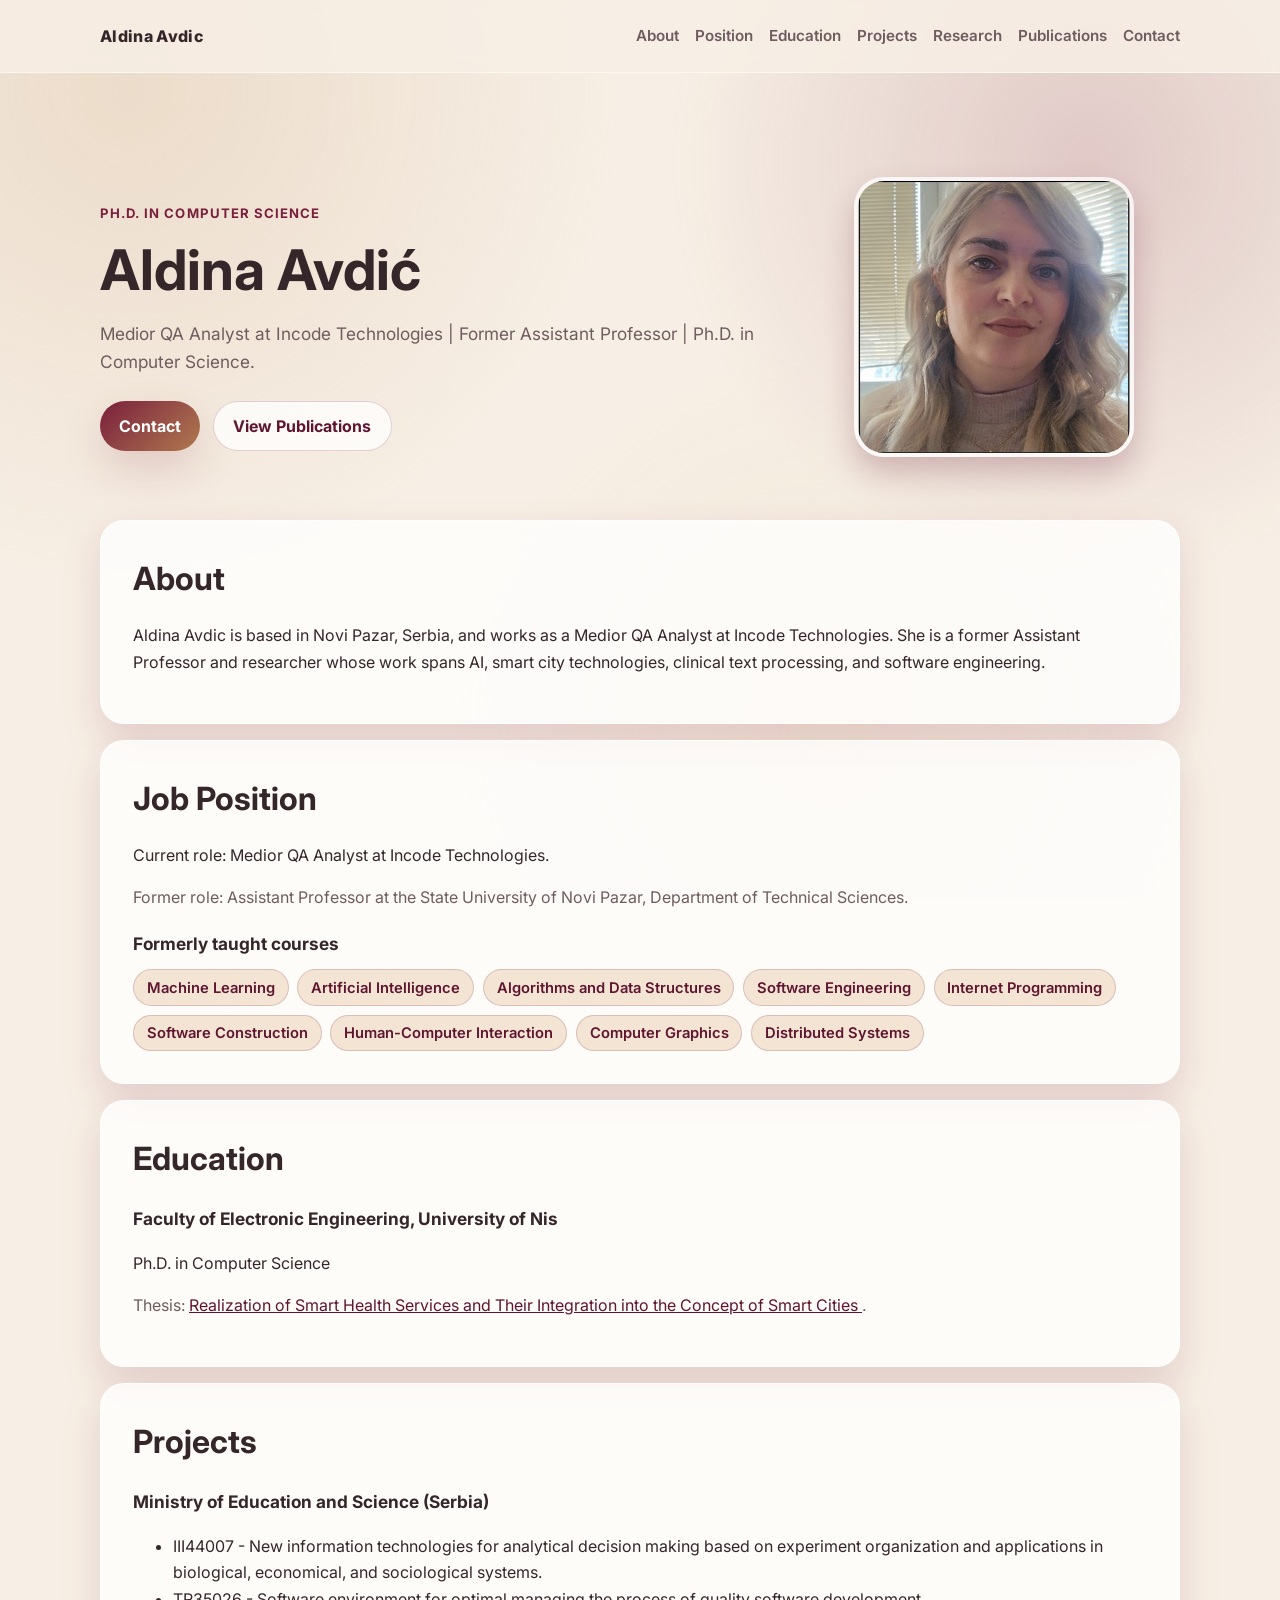
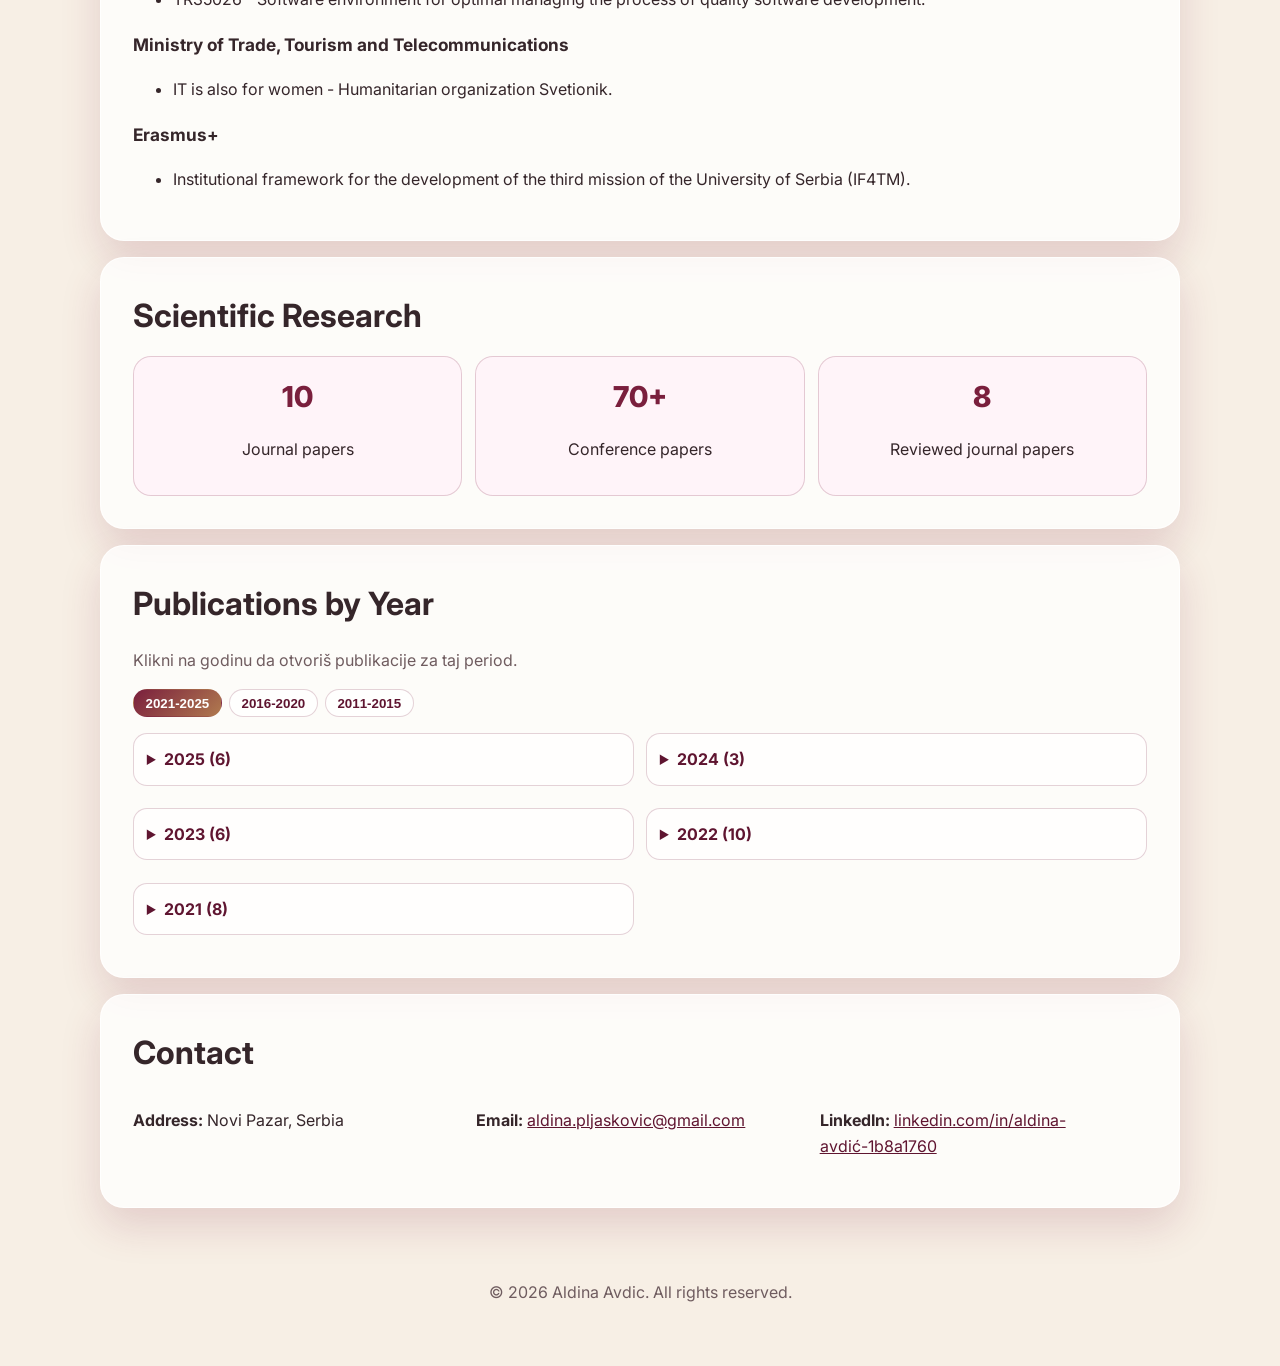
<file: index.html>
<!doctype html>
<html lang="en">
  <head>
    <meta charset="UTF-8" />
    <meta name="viewport" content="width=device-width, initial-scale=1.0" />
    <title>Aldina Avdić</title>
    <meta
      name="description"
      content="Academic and research portfolio of Aldina Avdic, Ph.D. in Computer Science."
    />
    <link rel="preconnect" href="https://fonts.googleapis.com" />
    <link rel="preconnect" href="https://fonts.gstatic.com" crossorigin />
    <link
      href="https://fonts.googleapis.com/css2?family=Inter:wght@400;500;600;700;800&display=swap"
      rel="stylesheet"
    />
    <link rel="stylesheet" href="style.css" />
  </head>
  <body>
    <div class="page-bg"></div>

    <header class="site-header">
      <div class="container nav-wrap">
        <a href="#top" class="brand">Aldina Avdic</a>
        <button class="menu-toggle" id="menu-toggle" aria-label="Toggle menu">Menu</button>
        <nav id="main-nav" class="main-nav">
          <a href="#about">About</a>
          <a href="#position">Position</a>
          <a href="#education">Education</a>
          <a href="#projects">Projects</a>
          <a href="#research">Research</a>
          <a href="#publications">Publications</a>
          <a href="#contact">Contact</a>
        </nav>
      </div>
    </header>

    <main id="top">
      <section class="hero container reveal">
        <div class="hero-grid">
          <div>
            <p class="kicker">Ph.D. in Computer Science</p>
            <h1>Aldina Avdić</h1>
            <p class="hero-text">
              Medior QA Analyst at Incode Technologies | Former Assistant
              Professor | Ph.D. in Computer Science.
            </p>
            <div class="hero-cta">
              <a class="btn btn-primary" href="#contact">Contact</a>
              <a class="btn btn-outline" href="#publications">View Publications</a>
            </div>
          </div>
          <figure class="hero-photo-wrap">
            <img
              class="hero-photo"
              src="Picture1.jpg"
              alt="Portrait of Aldina Avdic"
            />
          </figure>
        </div>
      </section>

      <section id="about" class="container card reveal">
        <h2>About</h2>
        <p>
          Aldina Avdic is based in Novi Pazar, Serbia, and works as a Medior QA
          Analyst at Incode Technologies. She is a former Assistant Professor
          and researcher whose work spans AI, smart city technologies, clinical
          text processing, and software engineering.
        </p>
      </section>

      <section id="position" class="container card reveal">
        <h2>Job Position</h2>
        <p>
          Current role: Medior QA Analyst at Incode Technologies.
        </p>
        <p class="muted">
          Former role: Assistant Professor at the State University of Novi
          Pazar, Department of Technical Sciences.
        </p>
        <h3>Formerly taught courses</h3>
        <ul class="pill-list">
          <li>Machine Learning</li>
          <li>Artificial Intelligence</li>
          <li>Algorithms and Data Structures</li>
          <li>Software Engineering</li>
          <li>Internet Programming</li>
          <li>Software Construction</li>
          <li>Human-Computer Interaction</li>
          <li>Computer Graphics</li>
          <li>Distributed Systems</li>
        </ul>
      </section>

      <section id="education" class="container card reveal">
        <h2>Education</h2>
        <div class="timeline-item">
          <h3>Faculty of Electronic Engineering, University of Nis</h3>
          <p>
            Ph.D. in Computer Science
          </p>
          <p class="muted">
            Thesis:
            <a href="https://eteze.ni.ac.rs/application/showtheses?thesesId=8491" target="_blank" rel="noreferrer">
              Realization of Smart Health Services and Their Integration into the Concept of Smart Cities
            </a>.
          </p>
        </div>
      </section>

      <section id="projects" class="container card reveal">
        <h2>Projects</h2>
        <h3>Ministry of Education and Science (Serbia)</h3>
        <ul>
          <li>
            III44007 - New information technologies for analytical decision
            making based on experiment organization and applications in
            biological, economical, and sociological systems.
          </li>
          <li>
            TR35026 - Software environment for optimal managing the process of
            quality software development.
          </li>
        </ul>
        <h3>Ministry of Trade, Tourism and Telecommunications</h3>
        <ul>
          <li>IT is also for women - Humanitarian organization Svetionik.</li>
        </ul>
        <h3>Erasmus+</h3>
        <ul>
          <li>
            Institutional framework for the development of the third mission of
            the University of Serbia (IF4TM).
          </li>
        </ul>
      </section>

      <section id="research" class="container card reveal">
        <h2>Scientific Research</h2>
        <div class="stats">
          <article>
            <p class="num">10</p>
            <p>Journal papers</p>
          </article>
          <article>
            <p class="num">70+</p>
            <p>Conference papers</p>
          </article>
          <article>
            <p class="num">8</p>
            <p>Reviewed journal papers</p>
          </article>
        </div>
      </section>

      <section id="publications" class="container card reveal">
<h2>Publications by Year</h2>
<p class="muted">Klikni na godinu da otvoriš publikacije za taj period.</p>
<div class="year-menu-static range-filters">
  <button type="button" class="year-link range-filter active" data-range="2021-2025">2021-2025</button>
  <button type="button" class="year-link range-filter" data-range="2016-2020">2016-2020</button>
  <button type="button" class="year-link range-filter" data-range="2011-2015">2011-2015</button>
</div>












      
<div class="year-columns">
<details class="year-block" id="year-2026"><summary>2026 (0)</summary><p class="muted">No publications listed for this year yet.</p></details>
<details class="year-block" id="year-2025"><summary>2025 (6)</summary><ol class="pub-static-list"><li><p>Sejdija, D., & Avdić, A., Optimization of Kubernetes: Resource Allocation and Dynamic Scaling, Sinteza 2025 - International Scientific Conference on Information Technology, Computer Science, and Data Science, 550-554</p><div class="pub-links"><a href="https://portal.sinteza.singidunum.ac.rs/paper/1084" target="_blank" rel="noreferrer">source</a></div></li><li><p>Marovac, U., Avdić, A., Fetahović, I., Memić, L., Đorđević, N., Dolićanin, Z., & Babić, G., Feature Selection for Biomedical Data Classification: Statistical vs. Swarm Intelligence Methods, Journal of Scientific & Industrial Research, 84(6), 2025, 672-680</p><div class="pub-links"><a href="https://or.niscpr.res.in/index.php/JSIR/article/view/13842" target="_blank" rel="noreferrer">source</a> <a href="https://or.niscpr.res.in/index.php/JSIR/article/download/13842/4471/87134" target="_blank" rel="noreferrer">source</a></div></li><li><p>Avdić, A., Ljajić, A., & Marovac, U., Multimodal Intelligence for Medical Text Extraction: Benchmarking Vision LLMs Against Classic Methods, Artificial Intelligence Conference, Belgrade, 2025</p><div class="pub-links"><a href="http://www.mi.sanu.ac.rs/~ai_conf/2025/AI_Conference_Book_of_Abstracts.pdf" target="_blank" rel="noreferrer">source</a></div></li><li><p>Ulfeta Marovac, Aldina Avdić, Generative Artificial Intelligence as a Tool for Improving the Accuracy of Classification Models, 15th International Conference on Information Society and Technology, 2025</p><div class="pub-links"><a href="https://www.researchgate.net/profile/Aldina-Avdic" target="_blank" rel="noreferrer">source</a></div></li><li><p>Halida Karišik, Aldina Avdić, PRIMENA DEVOPS METODOLOGIJE U AGILNOM RAZVOJU SOFTVERA, Advanced Technologies in Education and Industry, 2025</p><div class="pub-links"><a href="https://vtsns.edu.rs/napredneteh/NTP_2025/radovi/elektrotehnika/31.pdf" target="_blank" rel="noreferrer">source</a></div></li><li><p>Irfan Fetahović, Aldina Avdić, Ulfeta Marovac, Swarm Intelligence Methods in Feature Selection for Biomedical Data Classification, Artificial Intelligence Conference, 2025</p><div class="pub-links"><a href="https://www.mi.sanu.ac.rs/~ai_conf/2025/AI_Conference_Book_of_Abstracts.pdf" target="_blank" rel="noreferrer">source</a></div></li></ol></details>
<details class="year-block" id="year-2024"><summary>2024 (3)</summary><ol class="pub-static-list"><li><p>Ganović, M., & Avdić, A., Generative AI Tools in Web Design, Sinteza 2024 - International Scientific Conference on Information Technology, Computer Science, and Data Science, 392-397</p><div class="pub-links"><a href="https://portal.sinteza.singidunum.ac.rs/paper/1003" target="_blank" rel="noreferrer">source</a></div></li><li><p>Kajan, E., Ugljanin, E., Marovac, U., Avdić, A., & Ljajić, A., Towards Citizen-Centered Smart Services: Research Insights from a Project, Scientific Publications of the State University of Novi Pazar, Series A, 16(1), 2024, 73-90</p><div class="pub-links"><a href="https://scholar.google.com/citations?user=kh418zoAAAAJ&hl=en" target="_blank" rel="noreferrer">source</a></div></li><li><p>Ulfeta Marovac, Aldina Avdić, Irfan Fetahović, Lejlija Memić, Nataša Đorđević, Zana Dolićanin, Comparison of Feature Selection Methods for Biomedical Data Classification, CPMMI 2024, Novi Pazar</p><div class="pub-links"><a href="http://www.dunp.np.ac.rs/eng/cpmmi-2022/" target="_blank" rel="noreferrer">source</a></div></li></ol></details>
<details class="year-block" id="year-2023"><summary>2023 (6)</summary><ol class="pub-static-list"><li><p>Marovac, U. A., Avdić, A. R., & Milošević, N. L., A survey of resources and methods for natural language processing of Serbian language, arXiv preprint arXiv:2304.05468, 2023</p><div class="pub-links"><a href="https://arxiv.org/abs/2304.05468" target="_blank" rel="noreferrer">source</a></div></li><li><p>Ulfeta Marovac, Aldina Avdić, Nataša Đorđević, Goran Babić, Lejlija Memić, Feature Extraction for Biomedical Data Classification, ELICSIR Project Symposium, 2023</p><div class="pub-links"><a href="http://www.symp.elicsir-project.eu/book_of_abstracts.php" target="_blank" rel="noreferrer">source</a></div></li><li><p>Avdić, A. R., Djordjević, N. Z., Marovac, U. A., Memić, L. M., Dolićanin, Z. Ć., &amp; Babic, G., Thrombophilia Prediction Using Machine Learning Algorithms, 2nd ICCBIKG, 2023, 140-143</p><div class="pub-links"><a href="https://scidar.kg.ac.rs/bitstream/123456789/19271/1/2nd-ICCBIKG-%20str%20140-143.pdf" target="_blank" rel="noreferrer">source</a></div></li><li><p>Marovac, U. A., Memić, L. M., Avdić, A. R., Djordjević, N. Z., Dolićanin, Z. Ć., &amp; Babic, G., Selecting critical features for biomedical data classification, 2nd ICCBIKG, 2023, 136-139</p><div class="pub-links"><a href="https://scidar.kg.ac.rs/bitstream/123456789/19270/1/2nd-ICCBIKG-%20str%20136-139.pdf" target="_blank" rel="noreferrer">source</a></div></li><li><p>Алдина Р. Авдић, Улфета А. Маровац, Драган С. Јанковић, АУТОМАТСКО ОЗНАЧАВАЊЕ МЕДИЦИНСКИХ ПОДАТАКА НА СРПСКОМ ЈЕЗИКУ ЗА ПОТРЕБЕ СЕРВИСА ПАМЕТНОГ ЗДРАВСТВА, Konferencija Veštačka inteligencija, 2023</p><div class="pub-links"><a href="https://www.mi.sanu.ac.rs/~ai_conf/AI_conf_Knjiga_apstrakata.pdf" target="_blank" rel="noreferrer">source</a></div></li><li><p>Алдина Р. Авдић, Улфета А. Маровац, Наташа З. Ђорђевић, Лејлија М. Мемић, Зана Ћ. Долићанин, Горан М. Бабић, КЛАСИФИКАЦИЈА БИОМЕДИЦИНСКИХ ПОДАТАКА У ЦИЉУ ПРЕДИКЦИЈЕ БОЛЕСТИ У ТРУДНОЋИ, Konferencija Veštačka inteligencija, 2023</p><div class="pub-links"><a href="https://www.mi.sanu.ac.rs/~ai_conf/AI_conf_Knjiga_apstrakata.pdf" target="_blank" rel="noreferrer">source</a></div></li></ol></details>
<details class="year-block" id="year-2022"><summary>2022 (10)</summary><ol class="pub-static-list"><li><p>Aldina Avdić, Ulfeta Marovac, Dragan Janković, ANALIZA GREŠAKA U MEDICINSKIM IZVEŠTAJIMA NA SRPSKOM JEZIKU U CILJU NJIHOVE AUTOMATSKE DETEKCIJE I KOREKCIJE, 8. Konferencija sa međunarodnim učešćem Upravljanje znanjem i informatika , Kopaonik 2022, М33,</p><div class="pub-links"><a href="http://kmi.vtsns.edu.rs/KMI%5F2022/radovi/2-KMI%5FInzenjerstvo/KMI%5Finzenjerstvo-2.3.pdf" target="_blank" rel="noreferrer">source</a></div></li>
<li><p>Ulfeta Marovac, Aldina Avdić, Nejma Čuljević, METODA ZA OBRADU PREDIKATSKIH ISKAZA NA SRPSKOM JEZIKU, 8. Konferencija sa međunarodnim učešćem Upravljanje znanjem i informatika , Kopaonik 2022, М33,</p><div class="pub-links"><a href="http://kmi.vtsns.edu.rs/KMI%5F2022/radovi/3-KMI%5FObrazovanje/KMI%5Fobrazovanje-3.3.pdf" target="_blank" rel="noreferrer">source</a></div></li><li><p>Ulfeta Marovac, Aldina Avdić, Nejma Čuljević, THE PROCESSING OF QUANTIFICATION IN PREDICATE STATEMENTS IN THE SERBIAN LANGUAGE, 7th International Conference CONTEMPORARY PROBLEMS OF MATHEMATICS, MECHANICS AND INFORMATICS, Novi Pazar, 2022</p><div class="pub-links"><a href="http://www.dunp.np.ac.rs/eng/cpmmi-2022/" target="_blank" rel="noreferrer">source</a></div></li><li><p>Aldina Avdić, Ulfeta Marovac, Dragan Janković, PROCESSING OF MISSPELLINGS IN EHR-S IN SERBIAN, 7th International Conference CONTEMPORARY PROBLEMS OF MATHEMATICS, MECHANICS AND INFORMATICS, Novi Pazar, 2022</p><div class="pub-links"><a href="http://www.dunp.np.ac.rs/eng/cpmmi-2022/" target="_blank" rel="noreferrer">source</a></div></li><li><p>Marovac, U., & Avdić, A., Analysis of Social Media Posts Related to Postpartum Depression: A Summary Protocol on How to Develop a Remote Laboratory, Sinteza 2022, 14-19</p><div class="pub-links"><a href="https://doi.org/10.15308/Sinteza-2022-14-19" target="_blank" rel="noreferrer">source</a></div></li><li><p>Avdić, A., Marovac, U., & Janković, D., The Use of ASR to Make Clinical Documentation in Serbian, Sinteza 2022, 373-378</p><div class="pub-links"><a href="https://portal.sinteza.singidunum.ac.rs/paper/887" target="_blank" rel="noreferrer">source</a></div></li><li><p>Marovac, Ulfeta, and Aldina Avdić, Detection of Postpartum Depression-Related Posts: An Analysis for Serbian, International Symposium on Intelligent and Distributed Computing, 2022</p><div class="pub-links"><a href="https://link.springer.com/chapter/10.1007/978-3-030-96627-0_34" target="_blank" rel="noreferrer">source</a></div></li><li><p>Avdić, Aldina, Ulfeta Marovac, and Dragan Janković, Smart Health Services Based on IoT and GIS, International Symposium on Intelligent and Distributed Computing, 2022</p><div class="pub-links"><a href="https://link.springer.com/chapter/10.1007/978-3-030-96627-0_2" target="_blank" rel="noreferrer">source</a></div></li><li><p>Avdić, Aldina, and Ulfeta Marovac, Prepoznavanje imena na slikama lekarskih izveštaja na srpskom jeziku u cilju zaštite ličnih podataka, LXVI Konferencija ETRAN, 2022</p><div class="pub-links"><a href="https://www.etran.rs/2022/zbornik/ETRAN-22_radovi/154-VI1.4.pdf" target="_blank" rel="noreferrer">source</a></div></li><li><p>Ulfeta Marovac, Aldina Avdić, Sistem za automatizaciju testova za proveru znanja baziran na transformaciji predikatskih iskaza, LXVI Konferencija ETRAN, 2022</p><div class="pub-links"><a href="https://www.etran.rs/2022/zbornik/ETRAN-22_radovi/155-VI1.5.pdf" target="_blank" rel="noreferrer">source</a></div></li></ol></details>
<details class="year-block" id="year-2021"><summary>2021 (8)</summary><ol class="pub-static-list"><li><p>U. Marovac, A. Avdic, A. Ljajić, Creating a Stop Word Dictionary in Serbian, SCIENTIFIC PUBLICATIONS OF THE STATE UNIVERSITY OF NOVI PAZAR SER. A: APPL. MATH. INFORM. AND MECH. vol. 13, 1, 2021, 17-25. M52</p><div class="pub-links"><a href="http://www.dunp.np.ac.rs/wp-content/uploads/2021/casopisa/vol13-1/SP-SUNP-13-1-2021-3.pdf" target="_blank" rel="noreferrer">source</a></div></li>
<li><p>Ulfeta Marovac, Aldina Avdic, Pregled resursa za obradu kliničkih tekstova na različitim prirodnim jezicima, 20th International Symposium INFOTEH-JAHORINA, 17-19 March 2021, 199 – 204 M33</p><div class="pub-links"><a href="https://infoteh.etf.ues.rs.ba/zbornik/2021/radovi/VRT-5/VRT-5-5.pdf" target="_blank" rel="noreferrer">source</a></div></li>
<li><p>Aldina Avdić, Ulfeta Marovac, Dragan Janković, Primena blokčejn tehnologije u cilju obezbeđivanja sigurnosti podataka u servisima pametnog zdravstva, 7. Konferencija sa međunarodnim učešćem Upravljanje znanjem i informatika Vrnjačka Banja, jun 2021. M33 ISBN 978-86-6211-127-2</p><div class="pub-links"><a href="http://kmi.vtsns.edu.rs/KMI%5F2021/Zbornik%5Fradova%5FKMI%5F2021.html" target="_blank" rel="noreferrer">source</a> <a href="http://kmi.vtsns.edu.rs/KMI%5F2021/radovi/1-KMI%5FInformatika/KMI%5Finformatika-1.7.pdf" target="_blank" rel="noreferrer">source</a></div></li>
<li><p>Avdić, A., Marovac, U., Janković, D. Ensuring the Durability and Reliability of Data in Smart Health Services Using Blockchain Technologies. In: Zdravković, M., Trajanović, M., Konjović, Z. (Eds.) ICIST 2021 Proceedings, pp.183-186, 2021, M33</p><div class="pub-links"><a href="http://www.eventiotic.com/eventiotic/api/downloadResource?type=paper&amp;id=666&amp;url=acc51fd7-0d3f-4dd0-9d2f-236f22913d73.pdf" target="_blank" rel="noreferrer">source</a></div></li>
<li><p>Aldina Avdic, Ufeta Marovac, Dragan Janković, &quot;Creating Smart Health Services Using Nlp Techniques.&quot; Sinteza 2021-International Scientific Conference on Information Technology and Data Related Research. Singidunum University, 2021. M33</p><div class="pub-links"><a href="http://portal.sinteza.singidunum.ac.rs/Media/files/2021/58-62.pdf" target="_blank" rel="noreferrer">source</a></div></li>
<li><p>Aldina Avdić, Ulfeta Marovac and Dragan Jankovic, Smart Health Services based on IoT and GIS, The 14th International Symposium on Intelligent Distributed Computing, Sep 16-18, 2021, Online Conference, Italy, M33,</p><div class="pub-links"><a href="http://idc2021.unirc.it/program.html" target="_blank" rel="noreferrer">source</a></div></li>
<li><p>U. Marovac and A. Avdic, The Tools and Resources for Clinical Text Processing, Univerzitet Singidunum, Beograd, 2021, M33, doi:10.15308/Sinteza-2021-134-140</p><div class="pub-links"><a href="http://portal.sinteza.singidunum.ac.rs/Media/files/2021/134-140.pdf" target="_blank" rel="noreferrer">source</a></div></li>
<li><p>Ulfeta Marovac and Aldina Avdic, Detection of postpartum depression-related posts: An analysis for Serbian, The 14th International Symposium on Intelligent Distributed Computing, Sep 16-18, 2021, Online Conference, Italy, M33,</p><div class="pub-links"><a href="http://idc2021.unirc.it/program.html" target="_blank" rel="noreferrer">source</a></div></li></ol></details>
<details class="year-block" id="year-2020"><summary>2020 (9)</summary><ol class="pub-static-list"><li><p>Aldina Avdić, Ulfeta Marovac, Dragan Janković, Avdic, A., Marovac, U., &amp; Jankovic, D. (2020). Automated labeling of terms in medical reports in Serbian. Turkish Journal of Electrical Engineering &amp; Computer Sciences, 28(6), 3285-3303. M23, , , ,</p><div class="pub-links"><a href="https://doi.org/10.3906/elk-2002-9" target="_blank" rel="noreferrer">source</a> <a href="https://journals.tubitak.gov.tr/elektrik/issues/elk-20-28-6/elk-28-6-14-2002-9.pdf" target="_blank" rel="noreferrer">source</a></div></li>
<li><p>Aldina Avdić, Ulfeta Marovac, Dragan Janković, (2020) Normalization of Health Records in the Serbian Language with the Aim of Smart Health Services Realization. _Facta Universitatis, Series: Mathematics and Informatics_, Vol. 35, No 3 (2020), 825-841. M51</p><div class="pub-links"><a href="https://doi.org/10.22190/FUMI2003825A" target="_blank" rel="noreferrer">source</a> <a href="https://scholar.archive.org/work/fysgega5cvecfd5dtl7oixrnxu/access/wayback/http://casopisi.junis.ni.ac.rs/index.php/FUMathInf/article/download/5748/pdf" target="_blank" rel="noreferrer">source</a></div></li>
<li><p>Ulfeta Marovac, Aldina Avdić, Dragan Janković, Sead Marovac, Creating Resources for Marking Diagnoses in Electronic Health Reports in Serbian, International Journal of Electrical Engineering and Computing, 2020, 4(1), 18-23. M53</p><div class="pub-links"><a href="https://ijeec.etf.ues.rs.ba/index.php/ijeec/article/download/82/49" target="_blank" rel="noreferrer">source</a></div></li>
<li><p>Aldina Avdić, Ulfeta Marovac, Dragan Janković, Interaktivna softverska platforma za realizaciju javnih zdravstvenih servisa, 6. Međunarodna konferencija Upravljanje znanjem i informatika, Kopaonik, 13.-14. januar, 2020. 46-52. M33, ISBN 978-86-6211-123-4</p><div class="pub-links"><a href="http://kmi.vtsns.edu.rs/KMI%5F2020/Zbornik%5Fradova%5FKMI%5F2020.html" target="_blank" rel="noreferrer">source</a> <a href="http://kmi.vtsns.edu.rs/KMI%5F2020/radovi/1-KMI%5FInformatika/KMI%5Finformatika-8.pdf" target="_blank" rel="noreferrer">source</a></div></li>
<li><p>Ulfeta Marovac, Aldina Avdić, Dragan Janković, Sead Marovac, Kreiranje resursa za obeležavanje dijagnoza u medicinskim izveštajima na srpskom jeziku, 19th International Symposium INFOTEH-JAHORINA, 18-20 March 2020, 266-270. M33</p><div class="pub-links"><a href="https://infoteh.etf.ues.rs.ba/zbornik/2020/radovi/VRT/VRT-4.pdf" target="_blank" rel="noreferrer">source</a></div></li>
<li><p>Dženan Avdić, Dejan Rančić, Aldina Avdić, Petar Spalević, OpenGL Specular Reflections Caused By Light Source Placed Below Shadowed Object, IcETRAN 2020, RTI4.4. M33</p><div class="pub-links"><a href="https://www.etran.rs/2020/ZBORNIK%5FRADOVA/Radovi%5Fprikazani%5Fna%5Fkonferenciji/122%5FRTI4.4.pdf" target="_blank" rel="noreferrer">source</a></div></li>
<li><p>Aldina Avdić, Ulfeta Marovac, Dragan Jankovic, Smart Health Services for Epidemic Control, ICEST 2020, CIT2.4. M33</p><div class="pub-links"><a href="https://phaidrabg.bg.ac.rs/view/o:33823" target="_blank" rel="noreferrer">source</a></div></li>
<li><p>Ulfeta Marovac, Aldina Avdić, Adela Ljajić, Creating a Stop Word Dictionary in Serbian, Serbia, 6th International Conference „Contemporary Problems of Mathematics, Mechanics and Informatics“ CPMMI 2020, Novi Pazar, 77-78. M34</p><div class="pub-links"><a href="https://www.npao.ni.ac.rs/doktorandi-van-univerziteta/download/524%5F1a918d1f930cdb744b15e54824607497" target="_blank" rel="noreferrer">source</a></div></li>
<li><p>Aldina Avdić, Ulfeta Marovac, Dragan Janković, Sead Marovac, Automatic Labeling of Diagnosis in Medical Reports in Serbian, 6th International Conference „Contemporary Problems of Mathematics, Mechanics and Informatics“ CPMMI 2020, Novi Pazar, 79-80. M34,</p><div class="pub-links"><a href="https://www.npao.ni.ac.rs/doktorandi-van-univerziteta/download/524%5F1a918d1f930cdb744b15e54824607497" target="_blank" rel="noreferrer">source</a></div></li></ol></details>
<details class="year-block" id="year-2019"><summary>2019 (5)</summary><ol class="pub-static-list"><li><p>Aldina Avdić, Ejub Kajan, Dragan Janković, Dženan Avdić, Towards Context-Aware Smart Healthcare Platform, International Journal of Electrical Engineering and Computing, 2019, 3(1), 26-31. M53,,</p><div class="pub-links"><a href="https://ijeec.etf.ues.rs.ba/index.php/ijeec/article/view/52" target="_blank" rel="noreferrer">source</a> <a href="https://ijeec.etf.ues.rs.ba/index.php/ijeec/article/view/52/32" target="_blank" rel="noreferrer">source</a></div></li>
<li><p>Aldina Avdić, Ejub Kajan, Dragan Janković, Dženan Avdić, Kontekstno-svesna platforma pametnog zdravstva zasnovana na IoT i Crowdsourcing-u, 18th International Symposium INFOTEH-JAHORINA, 2019, 20-22 March, 414-418. M33. ISBN 978-99976-710-2-8</p><div class="pub-links"><a href="https://infoteh.etf.ues.rs.ba/zbornik/2019/radovi/VRT/VRT-4.pdf" target="_blank" rel="noreferrer">source</a></div></li>
<li><p>Ulfeta Marovac, Aldina Avdić, Adela Ljajić, Anida Fazlagić, Primena crowdsourcing-a u detekciji psiholoških problema, 5. Međunarodno savetovanje na temu Upravljanje znanjem i informatika, 2019, Kopaonik, 08.-09. januar. M33\</p><div class="pub-links"><a href="http://kmi.vtsns.edu.rs/wp-content/uploads/2019/01/%D0%A1%D0%B0%D1%82%D0%BD%D0%B8%D1%86%D0%B0%D0%9A%D0%9C%D0%982019.pdf" target="_blank" rel="noreferrer">source</a></div></li>
<li><p>Aldina Avdić, Ulfeta Marovac, Dragan Janković, Dženan Avdić, D. Normalization of Medical Records Written in Serbian. In: Konjović, Z., Zdravković, M., Trajanović, M. (Eds.) ICIST 2019 Proceedings, 2019, 1, 72-75. M33\</p><div class="pub-links"><a href="http://www.eventiotic.com/eventiotic/files/Papers/URL/7ec8fac3-5c51-45f0-ab37-b8477306176a.pdf" target="_blank" rel="noreferrer">source</a></div></li>
<li><p>Ulfeta Marovac, Adela Ljajić, Aldina Avdić, Anida Fazlagić, Automation of Psychological Testing of Stressful Situations in the Serbian. In: Konjović, Z., Zdravković, M., Trajanović, M. (Eds.) ICIST 2019 Proceedings, 1, 102-106. M33\</p><div class="pub-links"><a href="http://www.eventiotic.com/eventiotic/files/Papers/URL/64487798-6f49-442a-8f3d-aecb890dbb0b.pdf" target="_blank" rel="noreferrer">source</a></div></li></ol></details>
<details class="year-block" id="year-2018"><summary>2018 (5)</summary><ol class="pub-static-list"><li><p>Ulfeta Marovac, Adela Ljajić, Ejub Kajan, Aldina Avdic, Towards the lexical resources for sentiment-reach informal texts – the Serbian language case, Serbia, 5th International Conference „Contemporary Problems of Mathematics, Mechanics and Informatics“, 2018, 17-19 Jun, Novi Pazar. M34\</p><div class="pub-links"><a href="https://www.researchgate.net/profile/Ejub-Kajan-2/publication/340591362%5F52UlfetaMarovac-etalCPPMI2018/links/5e92fe0d299bf1307991c2e0/52UlfetaMarovac-etalCPPMI2018.pdf" target="_blank" rel="noreferrer">source</a> <a href="https://www.npao.ni.ac.rs/doktorandi-van-univerziteta/download/519%5Fc8518fa0b0a1c862e266cdf48c31d16c" target="_blank" rel="noreferrer">source</a></div></li>
<li><p>Aldina Avdić, Dragan Janković, Healthcare in Smart Cities – Privacy and Security Issues, Serbia, 5th International Conference „Contemporary Problems of Mathematics, Mechanics and Informatics“, 2018, 17-19 Jun, Novi Pazar. M34</p><div class="pub-links"><a href="https://www.npao.ni.ac.rs/doktorandi-van-univerziteta/download/519%5Fc8518fa0b0a1c862e266cdf48c31d16c" target="_blank" rel="noreferrer">source</a></div></li>
<li><p>Aldina Avdić, Dragan Janković, Značaj e-Zdravstva u konceptu pametnih gradova, 17th International Symposium INFOTEH-JAHORINA, 21-23 March 2018, 383-387. M33</p><div class="pub-links"><a href="https://infoteh.etf.ues.rs.ba/zbornik/2018/radovi/RSS-2/RSS-2-5.pdf" target="_blank" rel="noreferrer">source</a></div></li>
<li><p>Željko Jovanović, Aldina Avdić, Dragan Janković, Transportation in Smart Cities - Tracking and improving driving comfort, ICIST 2018 Proceedings, Vol.2, 346-349. M33</p><div class="pub-links"><a href="https://www.researchgate.net/profile/Dejan-Vujicic/publication/327478069%5FSmart%5FTransportation%5Fin%5Fthe%5FService%5Fof%5FImproving%5FHealthcare%5Fin%5FSmart%5FCities/links/5b91bb2ea6fdccfd541f7d7d/Smart-Transportation-in-the-Service-of-Improving-Healthcare-in-Smart-Cities.pdf" target="_blank" rel="noreferrer">source</a></div></li>
<li><p>Željko Jovanović, Aldina Avdić, Dragan Jankovic, Dejan Vujičić, Smart Transportation in the Service of Improving Healthcare in Smart Cities, ICETRAN 2018, RTI3.4. M33</p><div class="pub-links"><a href="https://www.researchgate.net/profile/Dejan%5FVujicic/publication/327478069%5FSmart%5FTransportation%5Fin%5Fthe%5FService%5Fof%5FImproving%5FHealthcare%5Fin%5FSmart%5FCities/links/5b91bb2ea6fdccfd541f7d7d/Smart-Transportation-in-the-Service-of-Improving-Healthcare-in-Smart-Cities.pdf" target="_blank" rel="noreferrer">source</a></div></li></ol></details>
<details class="year-block" id="year-2017"><summary>2017 (5)</summary><ol class="pub-static-list"><li><p>Dženan Avdić, Dejan Rančić, Petar Spalević, Aldina Avdić, Edin Dolićanin, Real-time shadows in OpenGL caused by the presence of multiple light sources, Tehnički vjesnik, 2017, 24(2), 495-501. M23, ,</p><div class="pub-links"><a href="https://doi.org/10.17559/TV-20140324202037" target="_blank" rel="noreferrer">source</a> <a href="https://hrcak.srce.hr/file/274459" target="_blank" rel="noreferrer">source</a></div></li>
<li><p>Adela Ljajić, Ulfeta Marovac, Aldina Avdić, Sentiment Analysis of Twitter for the Serbian Language, 7th International Conference on Information Society and Technology ICIST 2017, 86-89. M33,</p><div class="pub-links"><a href="http://www.eventiotic.com/eventiotic/files/Papers/URL/1bb53522-59a7-4190-a32c-f5996b9dddc5.pdf" target="_blank" rel="noreferrer">source</a></div></li>
<li><p>Adela Ljajić, Ulfeta Marovac, Aldina Avdić, Processing of Negation in Sentiment Analysis for the Serbian Language, Proceedings of 4th International Conference on Electrical, Electronics and Computing Engineering, IcETRAN 2017, Kladovo, Serbia, June 05-08, RTI2.6.1-5. M33</p><div class="pub-links"><a href="https://www.researchgate.net/profile/Adela-Ljajic-2/publication/321359913%5FProcessing%5Fof%5FNegation%5Fin%5FSentiment%5FAnalysis%5Ffor%5Fthe%5FSerbian%5FLanguage/links/5a2086a9a6fdcccd30e01f45/Processing-of-Negation-in-Sentiment-Analysis-for-the-Serbian-Language.pdf" target="_blank" rel="noreferrer">source</a></div></li>
<li><p>Aldina Avdić, Dejan Rančić, Žaklina Spalević, Jugoslav Achkoski, Slobodan Bojanić, Značaj mobilnog poslovanja u pametnim gradovima, Sinergija 2017, 11-14. M33</p><div class="pub-links"><a href="http://doisrpska.nub.rs/index.php/SNG/article/download/5772/5624" target="_blank" rel="noreferrer">source</a></div></li>
<li><p>Aldina Avdić, Dženan Avdić, Ulfeta Marovac, Ejub Kajan, Adela Ljajić, Koncept efikasnog parkiranja u pametnim gradovima, Telfor 2017, Beograd, 1-4. M33</p><div class="pub-links"><a href="https://ieeexplore.ieee.org/abstract/document/8249434" target="_blank" rel="noreferrer">source</a></div></li></ol></details>
<details class="year-block" id="year-2016"><summary>2016 (4)</summary><ol class="pub-static-list"><li><p>Adela Ljajić, Aldina Avdić, Ulfeta Marovac, Ejub Kajan, Creating Domain Dictionaries for Serbian Language, Serbia, 4th International Conference „Contemporary Problems of Mathematics, Mechanics and Informatics“, 19-21. Jun 2016, Novi Pazar. M34\</p><div class="pub-links"><a href="https://www.npao.ni.ac.rs/doktorandi-van-univerziteta/download/521%5F43b239ab825a7de8780d0c1bc8eb1c2a" target="_blank" rel="noreferrer">source</a> <a href="https://www.researchgate.net/publication/304381286%5FCreating%5FDomain%5FDictionaries%5Ffor%5FSerbian%5FLanguage" target="_blank" rel="noreferrer">source</a></div></li>
<li><p>Dženan Avdić, Aldina Avdić, Petar Spalević, Žaklina Spalević, Supporting M-Health Through Android Application for Storing Anamnesis Data, Sinteza, Beograd, 2016, 507-512. M33</p><div class="pub-links"><a href="http://portal.sinteza.singidunum.ac.rs/Media/files/2016/507-512.pdf" target="_blank" rel="noreferrer">source</a></div></li>
<li><p>Dženan Avdić, Aldina Avdić, Medis upitnik - primena mobilnog računarstva u medicini, YUINFO Kopaonik, 2016, 321-324. M63</p><div class="pub-links"><a href="http://www.yuinfo.org/zbornici/2016/YUINFO2016.pdf" target="_blank" rel="noreferrer">source</a></div></li>
<li><p>Aldina Avdić, Ulfeta Marovac, Adela Ljajić, Dženan Avdić, Automatsko kreiranje tezaurusa na srpskom jeziku, YUINFO Kopaonik, 2016, 190-193. M63</p><div class="pub-links"><a href="http://www.yuinfo.org/zbornici/2016/YUINFO2016.pdf" target="_blank" rel="noreferrer">source</a></div></li></ol></details>
<details class="year-block" id="year-2015"><summary>2015 (4)</summary><ol class="pub-static-list"><li><p>Ivan Đokic, Aldina Pljasković, Aleksandra Pavlovic, A Routing Algorithm for Mobile Ad Hoc Networks, Icist, 2015, Srbija, 171- 174. M33,</p><div class="pub-links"><a href="http://www.eventiotic.com/eventiotic/api/downloadResource?type=paper&amp;id=112&amp;url=icist2015%5F32.pdf" target="_blank" rel="noreferrer">source</a></div></li>
<li><p>Ivan Đokic, Ljubomir Lazić, Aleksandra Pavlović, Aldina Avdić, Simulation Based Life-Cycle Analysis Of a Vehicle Fleet, Proceedings of the 2nd Logistics International Conference LOGIC, 2015, 216-221. M33</p><div class="pub-links"><a href="http://logic.sf.bg.ac.rs/wp-content/uploads/Papers/LOGIC2015/ID-36.pdf" target="_blank" rel="noreferrer">source</a></div></li>
<li><p>Ejub Kajan, Aldina Avdić, Ulfeta Marovac, Adela Ljajić, Goran Śimić, Jelena Stanković, Enhancing local economic development using collective intelligence. In Telecommunications Forum Telfor (TELFOR), 2015, 882-885. M33</p><div class="pub-links"><a href="https://ieeexplore.ieee.org/abstract/document/7377606/" target="_blank" rel="noreferrer">source</a></div></li>
<li><p>Aldina Avdić, Dragan Janković, Dženan Avdić, Socijalne mreže u službi e-učenja – primer integracije Moodle LMS-a i Facebook-a, YU INFO Kopaonik, 2015, 36-40. M63</p><div class="pub-links"><a href="http://www.yuinfo.org/zbornici/2015/YUINFO2015.pdf" target="_blank" rel="noreferrer">source</a></div></li></ol></details>
<details class="year-block" id="year-2014"><summary>2014 (7)</summary><ol class="pub-static-list"><li><p>Ejub Kajan, Noura Faci, Zakaria Maamar, Alfred Loo, Aldina Pljasković, Quan Z Sheng, Schahram Dustdar, The Network-based Business Process, IEEE Internet Computing, 2014, 18(2), 63- 69. M21, **DOI:** ,</p><div class="pub-links"><a href="https://cs.adelaide.edu.au/~qsheng/papers/IC-mar14.pdf" target="_blank" rel="noreferrer">source</a> <a href="https://doi.org/10.1109/MIC.2014.35" target="_blank" rel="noreferrer">source</a></div></li>
<li><p>Adela Ljajić, Ulefta Marovac, Aldina Avdić, Optimizacija dokumenata za njihovu bržu pretragu, Nove informacione tehnologije za analitičko odlučivanje u biološkim, ekonomskim i sociološkim sistemima, Državni univerzitet u Novom Pazaru, 2014, pp. 64-87, ISBN: 978-86-86893-61-1, preprint, M45</p><div class="pub-links"><a href="https://scholar.google.com/scholar?q=Adela+Ljajić,+Ulefta+Marovac,+Aldina+Avdić,+Optimizacija+dokumenata+za+njihovu+bržu+pretragu,+Nove+informacione+tehnologije+za+analitičko+odlučivanje+u+biološkim,+ekonomskim+i+sociološkim+sistemima,+Državni+univerzitet+u" target="_blank" rel="noreferrer">source</a></div></li>
<li><p>Ivan Đokić, Aldina Pljasković, Aleksandra Pavlović, A Simple Routing Protocol for Ad Hoc Networks, 3th International Conference Contemporary Problems of Mathematics, Mechanics and Informatics, 2014, Novi Pazar, 66. M34</p><div class="pub-links"><a href="https://www.npao.ni.ac.rs/doktorandi-van-univerziteta/download/522%5F36b0ad5fc8e1862b2258def3d60c39f5" target="_blank" rel="noreferrer">source</a></div></li>
<li><p>Dženan Avdić, Aldina Avdić, Žaklina Spalević, Ulfeta Marovac, Adela Ljajić, M-Government Application Intended to Search Documents Written in Serbian Language, Sinteza, Beograd, 2014, 902-906. M33,</p><div class="pub-links"><a href="http://portal.sinteza.singidunum.ac.rs/Media/files/2014/902-906.pdf" target="_blank" rel="noreferrer">source</a></div></li>
<li><p>Zakaria Maamar, Nanjangud C. Narendra, Ejub Kajan, Aldina Pljaskovic, Mohamed Boukhebouze, Using tags for business process enrichment. In 4th International Conference on Information Systems and Technologies, 2014, Valencia, Spain, 1-131. M33</p><div class="pub-links"><a href="https://www.academia.edu/download/53911391/Using%5FTags%5Ffor%5FBusiness%5FProcess%5FEnrichme20170719-2870-bfhqvk.pdf" target="_blank" rel="noreferrer">source</a></div></li>
<li><p>Ivan Đokić, Aleksandra Pavlović, Aldina Avdić, Tehničko rešenje, Protokol za usmeravanje u mobilnim računarskim mrežama sa zadatom verovatnoćom isporuke paketa, 2014. M85</p><div class="pub-links"><a href="https://scholar.google.com/scholar?q=Ivan+Đokić,+Aleksandra+Pavlović,+Aldina+Avdić,+Tehničko+rešenje,+Protokol+za+usmeravanje+u+mobilnim+računarskim+mrežama+sa+zadatom+verovatnoćom+isporuke+paketa,+2014.+M85" target="_blank" rel="noreferrer">source</a></div></li>
<li><p>Ivan Đokić, Aleksandra Pavlović, Aldina Avdić, Tehničko rešenje, Softver za predikciju životnog ciklusa tehničkih sistema, 2014 2024© - Aldina Avdić</p><div class="pub-links"><a href="https://scholar.google.com/scholar?q=Ivan+Đokić,+Aleksandra+Pavlović,+Aldina+Avdić,+Tehničko+rešenje,+Softver+za+predikciju+životnog+ciklusa+tehničkih+sistema,+2014+2024©+-+Aldina+Avdić" target="_blank" rel="noreferrer">source</a></div></li></ol></details>
<details class="year-block" id="year-2013"><summary>2013 (8)</summary><ol class="pub-static-list"><li><p>Zakaria Maamar, Noura Faci, Ejub Kajan, Aldina Pljasković, Emir Ugljanin, Fahim Akhter, From Social Web Services to Social Communities of Web Services, AIS: Advances in Information Sciences, 2013, 1(1), 22-37. M53,</p><div class="pub-links"><a href="https://www.researchgate.net/publication/265396625%5FFrom%5FSocial%5FWeb%5FServices%5Fto%5FSocial%5FCommunities%5Fof%5FWeb%5FServices" target="_blank" rel="noreferrer">source</a></div></li>
<li><p>Aldina Pljaskovic, Dženan Avdić, Petar Spalević, Dejan Rancic, Sphere and Cone Composite Realtime Shadows in OpenGL, In Information and Communication Technology Forum, Sarajevo, 2013, 133-137. M33\</p><div class="pub-links"><a href="https://www.ieice.org/publications/proceedings/bin/pdf%5Flink.php?fname=COMM6-2.pdf&amp;iconf=ICTF&amp;year=2013&amp;vol=16&amp;number=COMM6-2&amp;lang=E" target="_blank" rel="noreferrer">source</a></div></li>
<li><p>Aldina Pljasković, Dženan Avdić, Ljubomir Lazić, Estimacija troškova u zavisnosti od CMM nivoa kompanije i vrste softverskog projekta, XII međunarodni naučno-stručni Simpozijum Infoteh, Jahorina, 2013, 653-657. M33\</p><div class="pub-links"><a href="https://www.researchgate.net/profile/Ljubomir-Lazic/publication/319302287%5FEstimacija%5Ftroskova%5Fu%5Fzavisnosti%5Fod%5FCMM%5Fnivoa%5Fkompanije%5Fi%5Fvrste%5Fsoftverskog%5Fprojekta/links/59a1d224aca2726b90166a16/Estimacija-troskova-u-zavisnosti-od-CMM-nivoa-kompanije-i-vrste-softverskog-projekta.pdf" target="_blank" rel="noreferrer">source</a></div></li>
<li><p>Adela Crnišanin, Aldina Pljasković, Ulfeta Marovac, Ejub Kajan, One Solution of Searching Text Documents in Serbian Language, ICIST, Kopaonik, 2013, 28-33. M33</p><div class="pub-links"><a href="https://www.eventiotic.com/eventiotic/library/paper/520" target="_blank" rel="noreferrer">source</a></div></li>
<li><p>Ulfeta Marovac, Adela Crnišanin, Aldina Pljasković, Ejub Kajan, Similarity Search in Text Data for Serbian Language, ICEST, Ohrid, 2013, 607-611. M33</p><div class="pub-links"><a href="http://rcvt.tu-sofia.bg/ICEST2013%5F2%5F38.pdf" target="_blank" rel="noreferrer">source</a></div></li>
<li><p>Ivan Đokic, Ljubimor Lazić, Aldina Pljasković, Aleksandra Pavlović, Optimization of Vehicle Maintenance Concept Using Simulation, ICEST, Ohrid, 2013, 611-614. M33</p><div class="pub-links"><a href="http://rcvt.tu-sofia.bg/ICEST2013%5F2%5F39.pdf" target="_blank" rel="noreferrer">source</a></div></li>
<li><p>Ivan Đokić, Ljubomir Lazić, Aldina Pljasković, Aleksandra Pavlović, Time Between Aircraft Overhauls Optimization by Maximizing Fleet Total Flying Hours, LOGIC, Belgrade, 2013, 55-59. M33,</p><div class="pub-links"><a href="https://www.researchgate.net/profile/Sladjana-Gajic/publication/267263724%5FGAINING%5FA%5FCOMPETITIVE%5FADVANTAGE%5FBY%5FINTEGRATION%5FOF%5FMARKETING%5FAND%5FLOGISTICS/links/5d0ce019458515c11ceb5988/GAINING-A-COMPETITIVE-ADVANTAGE-BY-INTEGRATION-OF-MARKETING-AND-LOGISTICS.pdf#page=71" target="_blank" rel="noreferrer">source</a></div></li>
<li><p>Aldina Pljasković, Dženan Avdić, Ulfeta Marovac, Adela Crnišanin, Dejan Rančić, Pretraživanje dokumenata na srpskom jeziku za potrebe m-Uprave, Društvo za elektroniku, telekomunikacije, računarstvo, automatiku i nuklearnu tehniku ETRAN, 2013, RT4.6. M63</p><div class="pub-links"><a href="https://www.researchgate.net/profile/Ejub-Kajan-2/publication/265788151%5FNORMALIZACIJA%5FTEKSTUALNIH%5FDOKUMENATA%5FNA%5FSPRSKOM%5FJEZIKU%5FU%5FCILJU%5FEFIKASNIJEG%5FPRETRAZIVANJA%5FU%5FSISTEMIMA%5FE-UPRAVE/links/541bd1af0cf2218008c4c184/NORMALIZACIJA-TEKSTUALNIH-DOKUMENATA-NA-SPRSKOM-JEZIKU-U-CILJU-EFIKASNIJEG-PRETRAZIVANJA-U-SISTEMIMA-E-UPRAVE.pdf" target="_blank" rel="noreferrer">source</a> <a href="http://etran.etf.rs/etran2013/fajlovi/Program_ETRAN_2013.pdf" target="_blank" rel="noreferrer">source</a></div></li></ol></details>
<details class="year-block" id="year-2012"><summary>2012 (6)</summary><ol class="pub-static-list"><li><p>Ejub Kajan, Adela Crnišanin, Aldina Pljasković, Web Application for Monitoring the Scientific Activity of Employees at Sunp, 2th International Conference Contemporary Problems of Mathematics, Mechanics and Informatics, 2012, Novi Pazar, 58. M34</p><div class="pub-links"><a href="https://www.npao.ni.ac.rs/doktorandi-van-univerziteta/download/523%5F39237136a7aee22483d1806a447843b8" target="_blank" rel="noreferrer">source</a></div></li>
<li><p>Ljubomir Lazić, Dženan Avdić, Aldina Pljasković, Software Security Analysis, Metrics, and Test Design Considerations, Proceedings of the 6th WSEAS European Computing Conference (ECC &#x27;12) Prague, 2012, 355-367. M33\</p><div class="pub-links"><a href="http://www.wseas.us/e-library/conferences/2012/Prague/ECC/ECC-55.pdf" target="_blank" rel="noreferrer">source</a></div></li>
<li><p>Ulfeta Marovac, Aldina Pljasković, Ejub Kajan, Applying Native XML Databases in Advanced E-Government Systems, ICIST, Kopaonik, 2012, 135-140. M33</p><div class="pub-links"><a href="http://is.fink.rs/podaci/Aleksandar%5FNikolic/119/Blagojevic,%20Nikolic,%20Zivkovic%20-%20PRIKAZ%20POLJA%20STRUJANJA%20-%20YUINFO%202012%20%5FSCAN.pdf" target="_blank" rel="noreferrer">source</a></div></li>
<li><p>Ulfeta Marovac, Aldina Pljasković, Adela Crnišanin, Ejub Kajan, N-gram analiza tekstualnih dokumenata na srpskom jeziku, TELFOR, Belgrade, 2012, 1385- 1388. M63</p><div class="pub-links"><a href="https://ieeexplore.ieee.org/document/6419476" target="_blank" rel="noreferrer">source</a></div></li>
<li><p>Aldina Pljasković, Ulfeta Marovac, Ejub Kajan, Korišćenje izvornih i proširenih XML baza podataka u sistemu e-Uprave, YUINFO, Kopaonik, 2012, 597-600. M63</p><div class="pub-links"><a href="http://is.fink.rs/podaci/Aleksandar%5FNikolic/119/Blagojevic,%20Nikolic,%20Zivkovic%20-%20PRIKAZ%20POLJA%20STRUJANJA%20-%20YUINFO%202012%20%5FSCAN.pdf" target="_blank" rel="noreferrer">source</a></div></li>
<li><p>Ejub Kajan, Aldina Pljasković, Adela Crnišanin, Normalizacija tekstualnih dokumenata na srpskom jeziku u cilju efikasnijeg pretraživanja dokumenata u sistemima e-Uprave, ETRAN 11. - 14 Beograd, Jun 2012, RT2.4-1 - RT2.4-4. M63</p><div class="pub-links"><a href="http://etran.etf.rs/etran2012/Program%5FETRAN%5F2012.pdf" target="_blank" rel="noreferrer">source</a> <a href="https://www.researchgate.net/profile/Ejub-Kajan-2/publication/265788151%5FNORMALIZACIJA%5FTEKSTUALNIH%5FDOKUMENATA%5FNA%5FSPRSKOM%5FJEZIKU%5FU%5FCILJU%5FEFIKASNIJEG%5FPRETRAZIVANJA%5FU%5FSISTEMIMA%5FE-UPRAVE/links/541bd1af0cf2218008c4c184/NORMALIZACIJA-TEKSTUALNIH-DOKUMENATA-NA-SPRSKOM-JEZIKU-U-CILJU-EFIKASNIJEG-PRETRAZIVANJA-U-SISTEMIMA-E-UPRAVE.pdf" target="_blank" rel="noreferrer">source</a></div></li></ol></details>
<details class="year-block" id="year-2011"><summary>2011 (1)</summary><ol class="pub-static-list"><li><p>Nikola Davidović, Aldina Pljasković, Leonid Stoimenov, mDROID: ACCESS Moodle LMS on the move, The Second International Conference on E-learning, Belgrade, 2011, 157-162. M33\</p><div class="pub-links"><a href="https://www.researchgate.net/profile/Nikola-Davidovic/publication/307432305%5FMDROID%5FACCESS%5FMOODLE%5FLMS%5FON%5FTHE%5FMOVE/links/57c5779008ae0a6b0dc8c83b/MDROID-ACCESS-MOODLE-LMS-ON-THE-MOVE.pdf" target="_blank" rel="noreferrer">source</a></div></li></ol></details>
</div>
</section>

      <section id="contact" class="container card reveal">
        <h2>Contact</h2>
        <div class="contact-grid">
          <p><strong>Address:</strong> Novi Pazar, Serbia</p>
          <p>
            <strong>Email:</strong>
            <a href="mailto:aldina.pljaskovic@gmail.com">aldina.pljaskovic@gmail.com</a>
          </p>
          <p>
            <strong>LinkedIn:</strong>
            <a href="https://www.linkedin.com/in/aldina-avdi%C4%87-1b8a1760/" target="_blank" rel="noreferrer">linkedin.com/in/aldina-avdić-1b8a1760</a>
          </p>
        </div>
      </section>
    </main>

    <footer class="site-footer">
      <div class="container">
        <p>&copy; <span id="year"></span> Aldina Avdic. All rights reserved.</p>
      </div>
    </footer>

    <script src="script.js"></script>
  </body>
</html>
</file>
<file: style.css>
:root {
  --bg: #f7efe5;
  --bg-soft: #f3e4d4;
  --card: rgba(255, 255, 255, 0.78);
  --text: #35262a;
  --muted: #6f5c5f;
  --primary: #7a1f3d;
  --primary-dark: #5f1530;
  --accent: #b07a4f;
  --border: rgba(122, 31, 61, 0.2);
  --shadow: 0 18px 40px rgba(122, 31, 61, 0.16);
}

* {
  box-sizing: border-box;
}

html {
  scroll-behavior: smooth;
}

body {
  margin: 0;
  font-family: "Inter", sans-serif;
  color: var(--text);
  background: var(--bg);
  line-height: 1.65;
}

.page-bg {
  position: fixed;
  inset: 0;
  background:
    radial-gradient(circle at 10% 10%, rgba(208, 172, 134, 0.28), transparent 35%),
    radial-gradient(circle at 85% 18%, rgba(122, 31, 61, 0.18), transparent 32%),
    radial-gradient(circle at 65% 80%, rgba(230, 207, 177, 0.2), transparent 34%);
  pointer-events: none;
  z-index: -1;
}

.container {
  width: min(1080px, calc(100% - 2rem));
  margin: 0 auto;
}

.site-header {
  position: sticky;
  top: 0;
  backdrop-filter: blur(10px);
  background: rgba(247, 239, 229, 0.84);
  border-bottom: 1px solid rgba(255, 255, 255, 0.55);
  z-index: 20;
}

.nav-wrap {
  display: flex;
  align-items: center;
  justify-content: space-between;
  min-height: 72px;
}

.brand {
  text-decoration: none;
  color: var(--text);
  font-weight: 800;
  letter-spacing: 0.02em;
}

.main-nav {
  display: flex;
  gap: 1rem;
}

.main-nav a {
  text-decoration: none;
  color: var(--muted);
  font-weight: 600;
  font-size: 0.95rem;
}

.main-nav a:hover {
  color: var(--primary);
}

.menu-toggle {
  display: none;
}

.hero {
  padding: 6.5rem 0 2.5rem;
}

.hero-grid {
  display: grid;
  grid-template-columns: 1.3fr 0.7fr;
  gap: 1.2rem;
  align-items: center;
}

.kicker {
  color: var(--primary);
  font-weight: 700;
  text-transform: uppercase;
  font-size: 0.82rem;
  letter-spacing: 0.08em;
}

h1 {
  margin: 0.4rem 0 0.9rem;
  font-size: clamp(2rem, 5.6vw, 3.5rem);
  line-height: 1.15;
}

.hero-text {
  max-width: 760px;
  color: var(--muted);
  font-size: 1.08rem;
}

.hero-cta {
  margin-top: 1.5rem;
  display: flex;
  flex-wrap: wrap;
  gap: 0.8rem;
}

.hero-photo-wrap {
  margin: 0;
  justify-self: center;
}

.hero-photo {
  width: min(280px, 78vw);
  aspect-ratio: 1 / 1;
  object-fit: cover;
  border-radius: 30px;
  border: 4px solid rgba(255, 255, 255, 0.75);
  box-shadow: 0 16px 30px rgba(95, 21, 48, 0.24);
}

.btn {
  display: inline-flex;
  align-items: center;
  justify-content: center;
  border-radius: 999px;
  padding: 0.68rem 1.2rem;
  text-decoration: none;
  font-weight: 700;
  transition: 0.25s ease;
}

.btn-primary {
  background: linear-gradient(135deg, var(--primary), var(--accent));
  color: #fff;
  box-shadow: var(--shadow);
}

.btn-primary:hover {
  transform: translateY(-1px);
}

.btn-outline {
  border: 1px solid var(--border);
  color: var(--primary-dark);
  background: rgba(255, 255, 255, 0.76);
}

.card {
  margin: 1rem auto;
  border: 1px solid rgba(255, 255, 255, 0.75);
  border-radius: 24px;
  padding: clamp(1.2rem, 3vw, 2rem);
  background: var(--card);
  box-shadow: var(--shadow);
}

h2 {
  margin: 0 0 0.65rem;
  font-size: clamp(1.4rem, 2.7vw, 2rem);
}

h3 {
  margin: 1.2rem 0 0.45rem;
  font-size: 1.08rem;
}

.muted {
  color: var(--muted);
}

.pill-list {
  list-style: none;
  padding: 0;
  margin: 0.7rem 0 0;
  display: flex;
  flex-wrap: wrap;
  gap: 0.55rem;
}

.pill-list li {
  border: 1px solid var(--border);
  background: var(--bg-soft);
  color: var(--primary-dark);
  border-radius: 999px;
  padding: 0.32rem 0.8rem;
  font-weight: 600;
  font-size: 0.92rem;
}

.stats {
  margin-top: 0.8rem;
  display: grid;
  grid-template-columns: repeat(3, minmax(0, 1fr));
  gap: 0.8rem;
}

.stats article {
  border: 1px solid var(--border);
  background: rgba(255, 241, 248, 0.75);
  border-radius: 18px;
  padding: 1rem;
  text-align: center;
}

.num {
  margin: 0;
  font-size: 1.8rem;
  font-weight: 800;
  color: var(--primary);
}

.pub-controls {
  margin: 1rem 0 0.75rem;
  display: flex;
  align-items: center;
  gap: 0.7rem;
  flex-wrap: wrap;
}

.year-menu-static {
  display: flex;
  flex-wrap: wrap;
  gap: 0.45rem;
  margin: 0.7rem 0 1rem;
}

.year-link {
  text-decoration: none;
  border: 1px solid var(--border);
  background: rgba(255, 255, 255, 0.8);
  color: var(--primary-dark);
  padding: 0.35rem 0.72rem;
  border-radius: 999px;
  font-weight: 600;
}

.year-link:hover {
  background: linear-gradient(135deg, var(--primary), var(--accent));
  color: #fff;
  border-color: transparent;
}

.range-filter {
  cursor: pointer;
}

.range-filter.active {
  background: linear-gradient(135deg, var(--primary), var(--accent));
  color: #fff;
  border-color: transparent;
}

.year-block {
  border: 1px solid var(--border);
  border-radius: 14px;
  background: rgba(255, 255, 255, 0.68);
  padding: 0.4rem 0.8rem;
  margin-bottom: 0.65rem;
}

.year-columns {
  display: grid;
  grid-template-columns: repeat(2, minmax(0, 1fr));
  gap: 0.75rem;
  align-items: start;
}

.year-block > summary {
  cursor: pointer;
  font-weight: 700;
  color: var(--primary-dark);
  padding: 0.35rem 0;
}

.pub-static-list {
  margin: 0.2rem 0 0.4rem;
  padding-left: 1.1rem;
}

.pub-static-list li {
  margin-bottom: 0.65rem;
}

.pub-static-list p {
  margin: 0;
}

.pub-controls label {
  font-weight: 600;
  color: var(--muted);
}

.pub-controls select {
  border: 1px solid var(--border);
  border-radius: 999px;
  padding: 0.4rem 0.8rem;
  background: #fff;
  color: var(--text);
}

.pub-year-menu {
  display: flex;
  flex-wrap: wrap;
  gap: 0.45rem;
  margin-bottom: 0.8rem;
}

.year-chip {
  border: 1px solid var(--border);
  background: rgba(255, 255, 255, 0.8);
  color: var(--primary-dark);
  padding: 0.35rem 0.72rem;
  border-radius: 999px;
  font-weight: 600;
  cursor: pointer;
}

.year-chip.active {
  background: linear-gradient(135deg, var(--primary), var(--accent));
  color: #fff;
  border-color: transparent;
}

.pub-list {
  display: grid;
  gap: 0.7rem;
}

.pub-item {
  border: 1px solid var(--border);
  border-radius: 14px;
  padding: 0.85rem 0.9rem;
  background: rgba(255, 255, 255, 0.68);
}

.pub-meta {
  margin: 0 0 0.35rem;
  color: var(--primary);
  font-size: 0.86rem;
  font-weight: 700;
}

.pub-item p {
  margin: 0;
}

.pub-links {
  margin-top: 0.5rem;
  display: flex;
  gap: 0.8rem;
  flex-wrap: wrap;
}

.pub-links a {
  font-size: 0.92rem;
  font-weight: 600;
}

a {
  color: var(--primary-dark);
}

a:hover {
  color: var(--primary);
}

.contact-grid {
  display: grid;
  grid-template-columns: repeat(3, minmax(0, 1fr));
  gap: 1rem;
}

.site-footer {
  padding: 2.4rem 0 2.8rem;
  color: var(--muted);
  text-align: center;
}

.reveal {
  opacity: 0;
  transform: translateY(18px);
  transition: opacity 0.65s ease, transform 0.65s ease;
}

.reveal.show {
  opacity: 1;
  transform: translateY(0);
}

@media (max-width: 900px) {
  .hero-grid {
    grid-template-columns: 1fr;
    text-align: left;
  }

  .main-nav {
    position: absolute;
    top: 72px;
    left: 1rem;
    right: 1rem;
    background: rgba(255, 255, 255, 0.95);
    border: 1px solid var(--border);
    border-radius: 14px;
    box-shadow: var(--shadow);
    flex-direction: column;
    padding: 0.9rem;
    display: none;
  }

  .main-nav.open {
    display: flex;
  }

  .menu-toggle {
    display: inline-flex;
    border: 1px solid var(--border);
    background: #fff;
    color: var(--primary-dark);
    padding: 0.45rem 0.8rem;
    border-radius: 999px;
    font-weight: 600;
  }

  .stats,
  .contact-grid {
    grid-template-columns: 1fr;
  }

  .year-columns {
    grid-template-columns: 1fr;
  }
}
</file>
